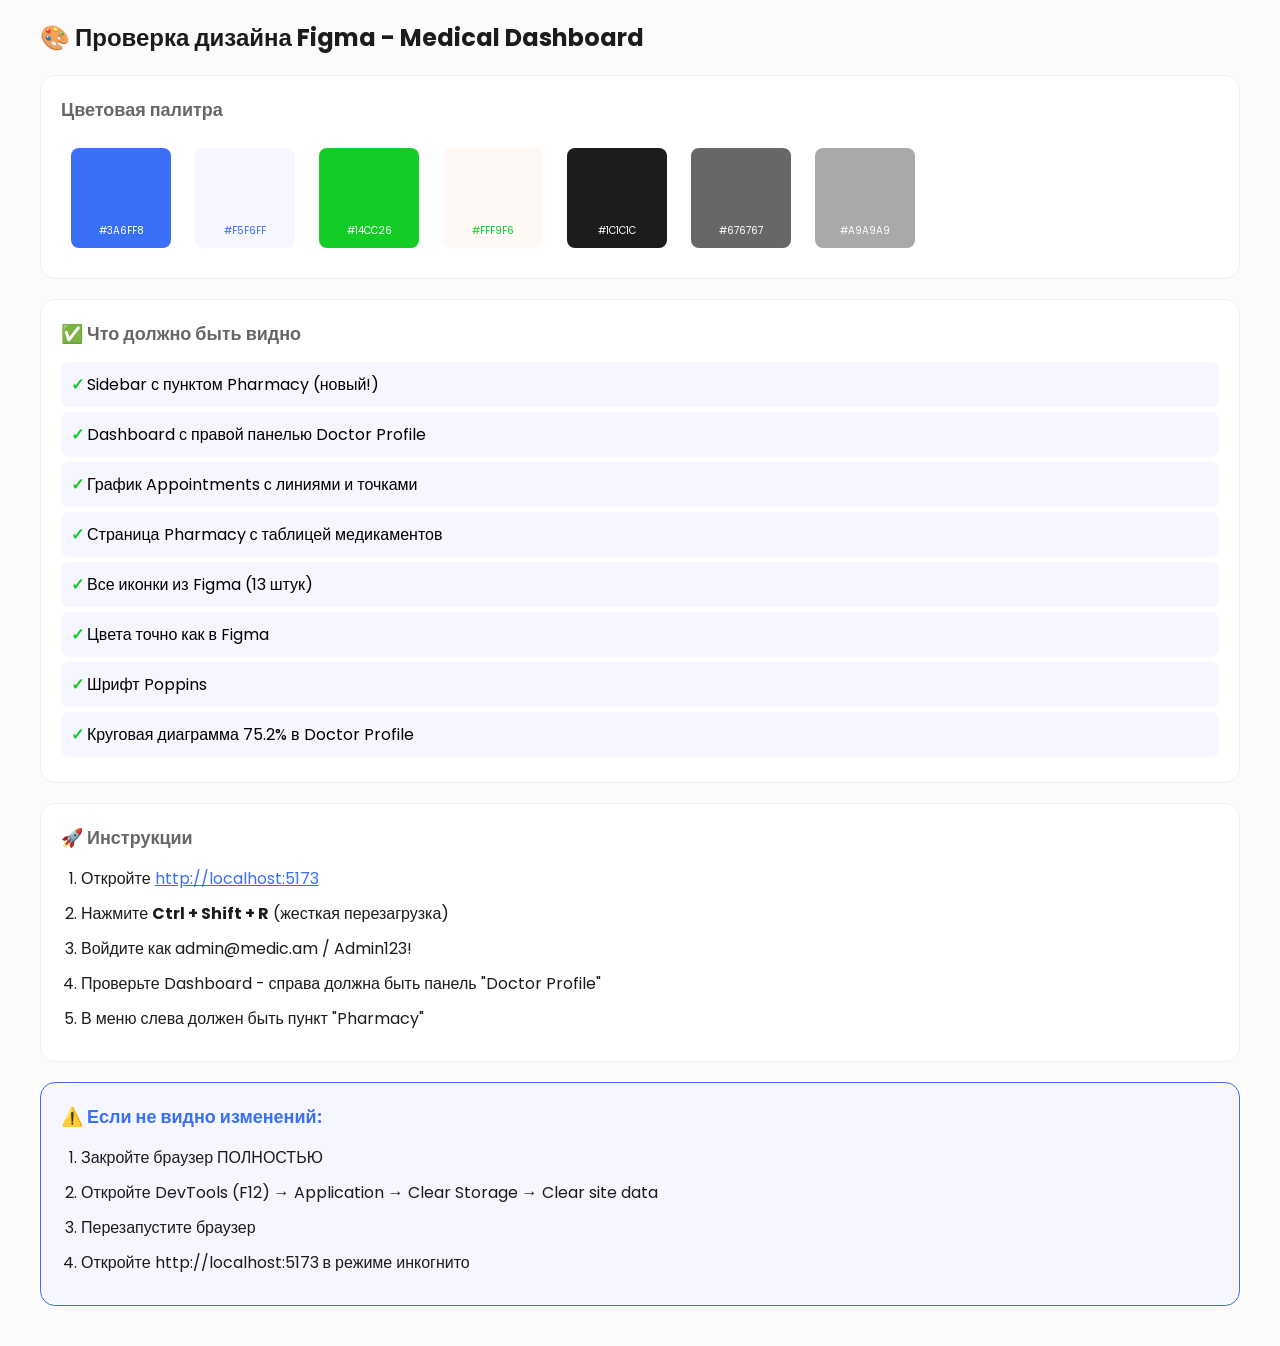
<file: frontend/DESIGN-VERIFICATION.html>
<!DOCTYPE html>
<html lang="ru">
<head>
    <meta charset="UTF-8">
    <meta name="viewport" content="width=device-width, initial-scale=1.0">
    <title>Проверка дизайна Figma</title>
    <style>
        * { margin: 0; padding: 0; box-sizing: border-box; }
        body {
            font-family: 'Poppins', sans-serif;
            background: #FBFBFB;
            padding: 20px;
        }
        .container { max-width: 1200px; margin: 0 auto; }
        h1 { color: #1C1C1C; font-size: 24px; margin-bottom: 20px; }
        .card {
            background: #FFFFFF;
            border: 1px solid #F1F1F1;
            border-radius: 15px;
            padding: 20px;
            margin-bottom: 20px;
        }
        .color-box {
            display: inline-block;
            width: 100px;
            height: 100px;
            border-radius: 8px;
            margin: 10px;
            text-align: center;
            padding-top: 75px;
            color: white;
            font-size: 10px;
        }
        .main-100 { background: #3A6FF8; }
        .main-10 { background: #F5F6FF; color: #3A6FF8; }
        .secondary-100 { background: #14CC26; }
        .secondary-10 { background: #FFF9F6; color: #14CC26; }
        .text-100 { background: #1C1C1C; }
        .text-50 { background: #676767; }
        .text-10 { background: #A9A9A9; }
        .checklist { list-style: none; }
        .checklist li { padding: 10px; margin: 5px 0; background: #F5F6FF; border-radius: 8px; }
        .checklist li:before { content: "✓ "; color: #14CC26; font-weight: bold; }
    </style>
    <link rel="preconnect" href="https://fonts.googleapis.com">
    <link rel="preconnect" href="https://fonts.gstatic.com" crossorigin>
    <link href="https://fonts.googleapis.com/css2?family=Poppins:wght@400;500;600&display=swap" rel="stylesheet">
</head>
<body>
    <div class="container">
        <h1>🎨 Проверка дизайна Figma - Medical Dashboard</h1>
        
        <div class="card">
            <h2 style="color: #676767; font-size: 18px; margin-bottom: 15px;">Цветовая палитра</h2>
            <div>
                <div class="color-box main-100">#3A6FF8</div>
                <div class="color-box main-10">#F5F6FF</div>
                <div class="color-box secondary-100">#14CC26</div>
                <div class="color-box secondary-10">#FFF9F6</div>
                <div class="color-box text-100">#1C1C1C</div>
                <div class="color-box text-50">#676767</div>
                <div class="color-box text-10">#A9A9A9</div>
            </div>
        </div>

        <div class="card">
            <h2 style="color: #676767; font-size: 18px; margin-bottom: 15px;">✅ Что должно быть видно</h2>
            <ul class="checklist">
                <li>Sidebar с пунктом Pharmacy (новый!)</li>
                <li>Dashboard с правой панелью Doctor Profile</li>
                <li>График Appointments с линиями и точками</li>
                <li>Страница Pharmacy с таблицей медикаментов</li>
                <li>Все иконки из Figma (13 штук)</li>
                <li>Цвета точно как в Figma</li>
                <li>Шрифт Poppins</li>
                <li>Круговая диаграмма 75.2% в Doctor Profile</li>
            </ul>
        </div>

        <div class="card">
            <h2 style="color: #676767; font-size: 18px; margin-bottom: 15px;">🚀 Инструкции</h2>
            <ol style="padding-left: 20px; color: #1C1C1C;">
                <li style="margin: 10px 0;">Откройте <a href="http://localhost:5173" style="color: #3A6FF8;">http://localhost:5173</a></li>
                <li style="margin: 10px 0;">Нажмите <strong>Ctrl + Shift + R</strong> (жесткая перезагрузка)</li>
                <li style="margin: 10px 0;">Войдите как admin@medic.am / Admin123!</li>
                <li style="margin: 10px 0;">Проверьте Dashboard - справа должна быть панель "Doctor Profile"</li>
                <li style="margin: 10px 0;">В меню слева должен быть пункт "Pharmacy"</li>
            </ol>
        </div>

        <div class="card" style="background: #F5F6FF; border-color: #3A6FF8;">
            <h2 style="color: #3A6FF8; font-size: 18px; margin-bottom: 15px;">⚠️ Если не видно изменений:</h2>
            <ol style="padding-left: 20px; color: #1C1C1C;">
                <li style="margin: 10px 0;">Закройте браузер ПОЛНОСТЬЮ</li>
                <li style="margin: 10px 0;">Откройте DevTools (F12) → Application → Clear Storage → Clear site data</li>
                <li style="margin: 10px 0;">Перезапустите браузер</li>
                <li style="margin: 10px 0;">Откройте http://localhost:5173 в режиме инкогнито</li>
            </ol>
        </div>
    </div>
</body>
</html>
</file>
